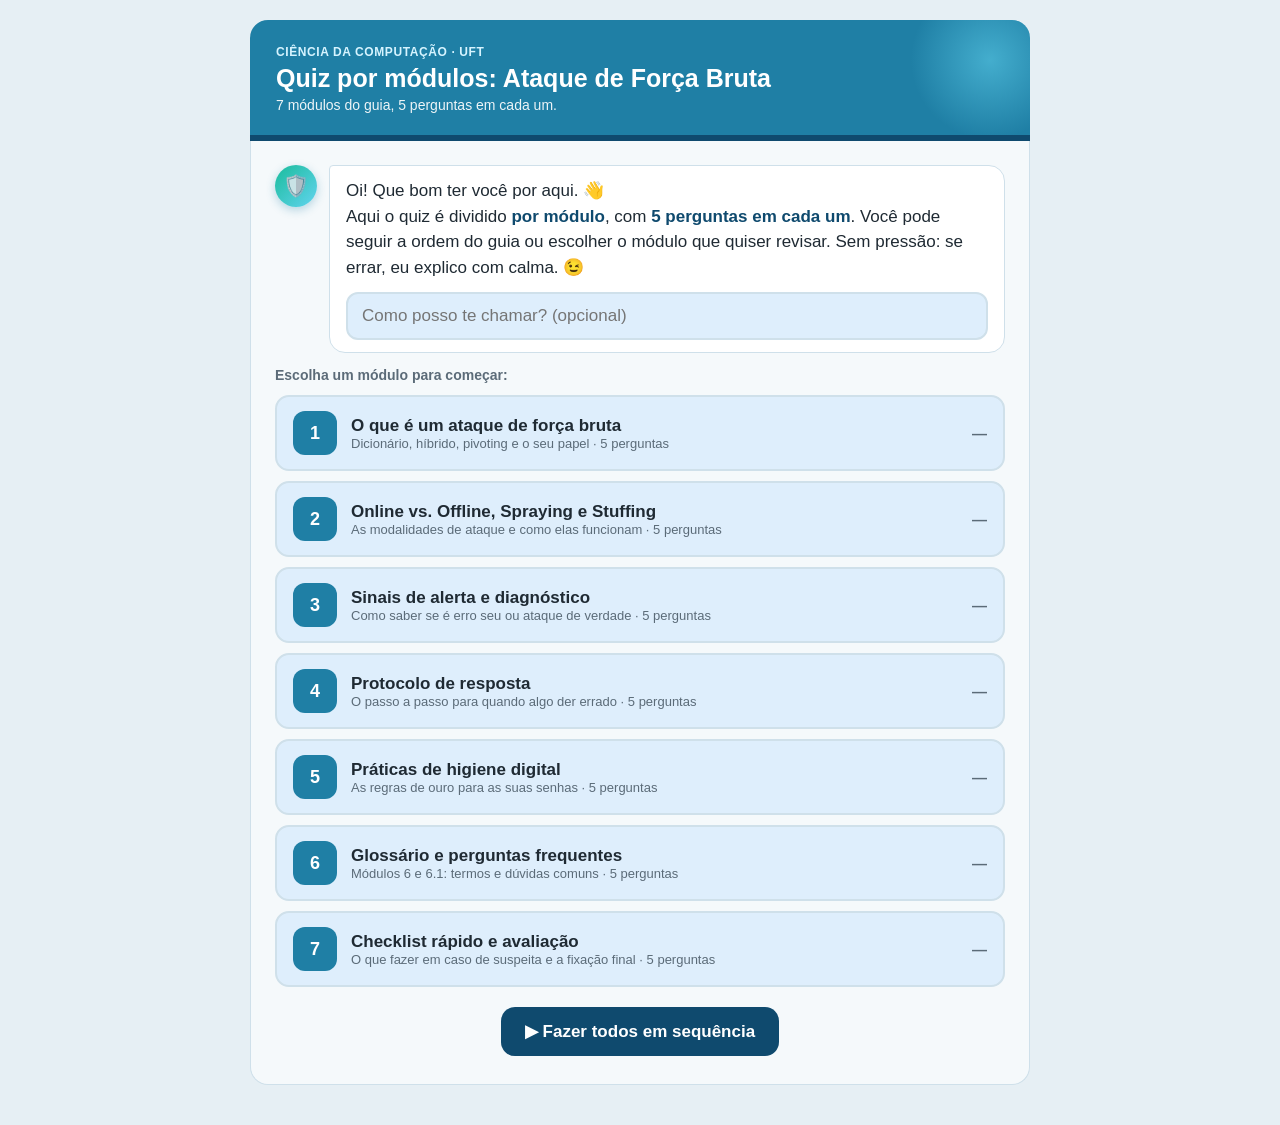
<file: index.Html>
<!DOCTYPE html>
<html lang="pt-BR">
<head>
<meta charset="utf-8">
<meta name="viewport" content="width=device-width, initial-scale=1, viewport-fit=cover">
<title>Quiz por módulos — Guia de Segurança: Ataque de Força Bruta</title>
<link rel="stylesheet" href="style.css">
</head>
<body>
<div class="wrap">
  <div class="top"><small>CIÊNCIA DA COMPUTAÇÃO · UFT</small><h1>Quiz por módulos: Ataque de Força Bruta</h1><p>7 módulos do guia, 5 perguntas em cada um.</p></div>
  <div class="bar"><span id="pb"></span></div>
  <div class="panel">

    <!-- INÍCIO / MENU -->
    <div id="home">
      <div class="say" id="hello"><div class="av">🛡️</div><div class="bub">Oi! Que bom ter você por aqui. 👋<br>Aqui o quiz é dividido <b>por módulo</b>, com <b>5 perguntas em cada um</b>. Você pode seguir a ordem do guia ou escolher o módulo que quiser revisar. Sem pressão: se errar, eu explico com calma. 😉
        <input class="name" id="nm" type="text" maxlength="30" placeholder="Como posso te chamar? (opcional)" autocomplete="off"></div></div>
      <div class="prog" id="prog"></div>
      <div class="mods" id="mods"></div>
      <div class="btns"><button class="btn" id="seq">▶ Fazer todos em sequência</button></div>
    </div>

    <!-- PERGUNTAS -->
    <div id="game" class="hidden">
      <div class="meta"><span id="num"></span><span id="sc"></span></div>
      <div class="mod" id="mod"></div>
      <div class="q" id="q"></div>
      <div class="opts" id="opts"></div>
      <div class="fb" id="fb"></div>
      <button class="btn hidden" id="next">Próxima</button>
    </div>

    <!-- RESULTADO DO MÓDULO -->
    <div id="round" class="hidden center">
      <div class="mod" id="rmod"></div>
      <div class="score" id="rscore"></div>
      <div class="stars" id="rstars"></div>
      <div class="say" style="justify-content:center;text-align:left"><div class="av">🛡️</div><div class="bub" id="rmsg"></div></div>
      <div class="rev" id="rrev"></div>
      <div class="btns" id="rbtns"></div>
    </div>

  </div>
</div>

<script src="script.js"></script>
</body>
</html>
</file>
<file: style.css>
:root{
  --blue:#1f7fa5; --deep:#0f4a6e; --teal:#5fd4c4; --green:#1abc9c; --cyan:#62d4ef;
  --ink:#1f2a33; --mut:#5b6b78; --card:#f5f9fb; --line:#cfe0ea; --soft:#deeefc;
  --okbg:#dff5ee; --ok:#138a6c; --badbg:#fdeaea; --bad:#b3261e; --page:#e6eff4; --link:#0f4a6e; --bubble:#ffffff; --amber:#e09a3d;
  box-sizing:border-box;
  padding-top:env(safe-area-inset-top,0px); padding-bottom:env(safe-area-inset-bottom,0px);
}
html{scroll-padding-top:env(safe-area-inset-top,0px)}
@media (prefers-color-scheme:dark){
  :root:not([data-theme="light"]){--ink:#e7eef3;--mut:#a5b5c0;--card:#14303f;--line:#24495c;--soft:#173445;--okbg:#0f3a30;--ok:#5fd4c4;--badbg:#4a2323;--bad:#ff9d94;--page:#0a1e2a;--link:#8fd3f2;--bubble:#1b3b4d}
}
:root[data-theme="dark"]{--ink:#e7eef3;--mut:#a5b5c0;--card:#14303f;--line:#24495c;--soft:#173445;--okbg:#0f3a30;--ok:#5fd4c4;--badbg:#4a2323;--bad:#ff9d94;--page:#0a1e2a;--link:#8fd3f2;--bubble:#1b3b4d}
*{box-sizing:border-box;margin:0}
body{background:var(--page);color:var(--ink);font-family:"Segoe UI",Roboto,"Helvetica Neue",Arial,sans-serif;min-height:100vh;display:flex;justify-content:center;padding:20px 14px 40px}
.wrap{width:100%;max-width:780px}
.top{background:#1f7fa5;color:#fff;border-radius:18px 18px 0 0;padding:22px 26px;position:relative;overflow:hidden}
.top small{letter-spacing:.6px;font-weight:700;color:#d6f4ff;font-size:12px}
.top h1{font-size:25px;margin-top:4px}
.top p{font-size:14px;opacity:.92;margin-top:4px}
.top::after{content:"";position:absolute;right:-40px;top:-40px;width:160px;height:160px;border-radius:50%;background:radial-gradient(circle,rgba(98,212,239,.55),transparent 70%)}
.bar{height:6px;background:#0f4a6e}
.bar span{display:block;height:100%;width:0;background:linear-gradient(90deg,var(--green),var(--cyan));transition:width .5s ease}
.panel{background:var(--card);border:1px solid var(--line);border-top:0;border-radius:0 0 18px 18px;padding:24px 24px 28px}

.say{display:flex;gap:12px;align-items:flex-start;margin-bottom:14px;animation:up .45s ease both}
.av{flex:none;width:42px;height:42px;border-radius:50%;background:linear-gradient(135deg,var(--green),var(--cyan));display:flex;align-items:center;justify-content:center;font-size:21px;box-shadow:0 3px 10px rgba(31,127,165,.3);animation:bob 3.5s ease-in-out infinite}
.bub{background:var(--bubble);border:1px solid var(--line);border-radius:4px 16px 16px 16px;padding:12px 16px;font-size:17px;line-height:1.5;max-width:100%}
.bub b{color:var(--link)}
.name{width:100%;margin-top:12px;border:2px solid var(--line);background:var(--soft);color:var(--ink);border-radius:12px;padding:12px 14px;font-size:17px;font-family:inherit}
.name:focus{outline:none;border-color:var(--green)}

/* menu de módulos */
.prog{font-size:14px;font-weight:700;color:var(--mut);margin:6px 0 12px}
.mods{display:flex;flex-direction:column;gap:10px}
.mc{display:flex;align-items:center;gap:14px;width:100%;text-align:left;background:var(--soft);color:var(--ink);border:2px solid var(--line);border-radius:14px;padding:14px 16px;cursor:pointer;font-family:inherit;transition:transform .15s,border-color .15s;animation:up .45s ease both}
.mc:hover{border-color:var(--green);transform:translateX(4px)}
.mc .n{flex:none;width:44px;height:44px;border-radius:12px;background:var(--blue);color:#fff;font-weight:800;font-size:18px;display:flex;align-items:center;justify-content:center}
.mc .t{flex:1}
.mc .t b{display:block;font-size:17px;line-height:1.25}
.mc .t span{font-size:13px;color:var(--mut)}
.mc .s{flex:none;font-weight:800;font-size:15px;color:var(--mut);text-align:right;min-width:62px}
.mc.done{border-color:var(--ok)}
.mc.done .n{background:var(--ok)}
.mc.done .s{color:var(--ok)}

.meta{display:flex;justify-content:space-between;gap:10px;flex-wrap:wrap;font-size:14px;font-weight:700;color:var(--mut);margin-bottom:12px}
.mod{display:inline-block;background:var(--soft);color:var(--link);border-radius:20px;padding:4px 12px;font-size:13px;font-weight:700;margin:0 0 14px}
.q{font-size:20px;font-weight:700;line-height:1.4;margin-bottom:18px;animation:up .45s ease both}
.opts{display:flex;flex-direction:column;gap:10px}
.opt{display:flex;gap:14px;align-items:center;text-align:left;width:100%;background:var(--soft);color:var(--ink);border:2px solid var(--line);border-radius:14px;padding:14px 16px;font-size:17px;line-height:1.4;cursor:pointer;font-family:inherit;animation:up .45s ease both;transition:transform .15s,border-color .15s,background .15s}
.opt:nth-child(2){animation-delay:.06s}.opt:nth-child(3){animation-delay:.12s}.opt:nth-child(4){animation-delay:.18s}
.opt:hover:not(:disabled){border-color:var(--green);transform:translateX(4px)}
.opt b{flex:none;width:32px;height:32px;border-radius:50%;background:var(--teal);color:#0f4a6e;display:flex;align-items:center;justify-content:center;font-size:15px}
.opt.right{background:var(--okbg);border-color:var(--ok)}
.opt.wrong{background:var(--badbg);border-color:var(--bad);animation:shake .4s}
.opt:disabled{cursor:default}
.fb{margin-top:18px;display:none}
.fb.show{display:flex;gap:12px;align-items:flex-start;animation:up .4s ease both}
.fb .bub{flex:1;border-left:5px solid var(--ok)}
.fb.miss .bub{border-left-color:var(--amber)}
.fb strong{display:block;margin-bottom:4px;font-size:18px}
.fb .why{font-size:16px}
.src{font-size:13px;color:var(--mut);margin-top:8px}
.btns{display:flex;flex-wrap:wrap;gap:10px;margin-top:20px;justify-content:center}
.btn{background:var(--deep);color:#fff;border:0;border-radius:14px;padding:14px 24px;font-size:17px;font-weight:700;cursor:pointer;font-family:inherit;transition:transform .15s}
:root[data-theme="dark"] .btn{background:var(--cyan);color:#06263a}
@media (prefers-color-scheme:dark){:root:not([data-theme="light"]) .btn{background:var(--cyan);color:#06263a}}
.btn:hover{transform:translateY(-2px)}
.btn.ghost{background:transparent;color:var(--link);border:2px solid var(--line)}
#next{margin-top:20px}
.hidden{display:none!important}
.center{text-align:center}
.score{font-size:72px;font-weight:800;color:var(--link);line-height:1}
.rev{text-align:left;margin-top:20px;display:flex;flex-direction:column;gap:8px}
.rev h3{font-size:16px;color:var(--mut)}
.rev div{background:var(--soft);border-left:6px solid var(--amber);border-radius:8px;padding:10px 14px;font-size:15px;line-height:1.4}
.rev em{display:block;color:var(--mut);font-style:normal;font-size:13px;margin-top:3px}
.stars{font-size:30px;letter-spacing:4px;margin:8px 0}
@keyframes up{from{opacity:0;transform:translateY(14px)}to{opacity:1;transform:none}}
@keyframes shake{25%{transform:translateX(-7px)}75%{transform:translateX(7px)}}
@keyframes bob{50%{transform:translateY(-6px)}}
@media (prefers-reduced-motion:reduce){*{animation:none!important;transition:none!important}}
</file>
